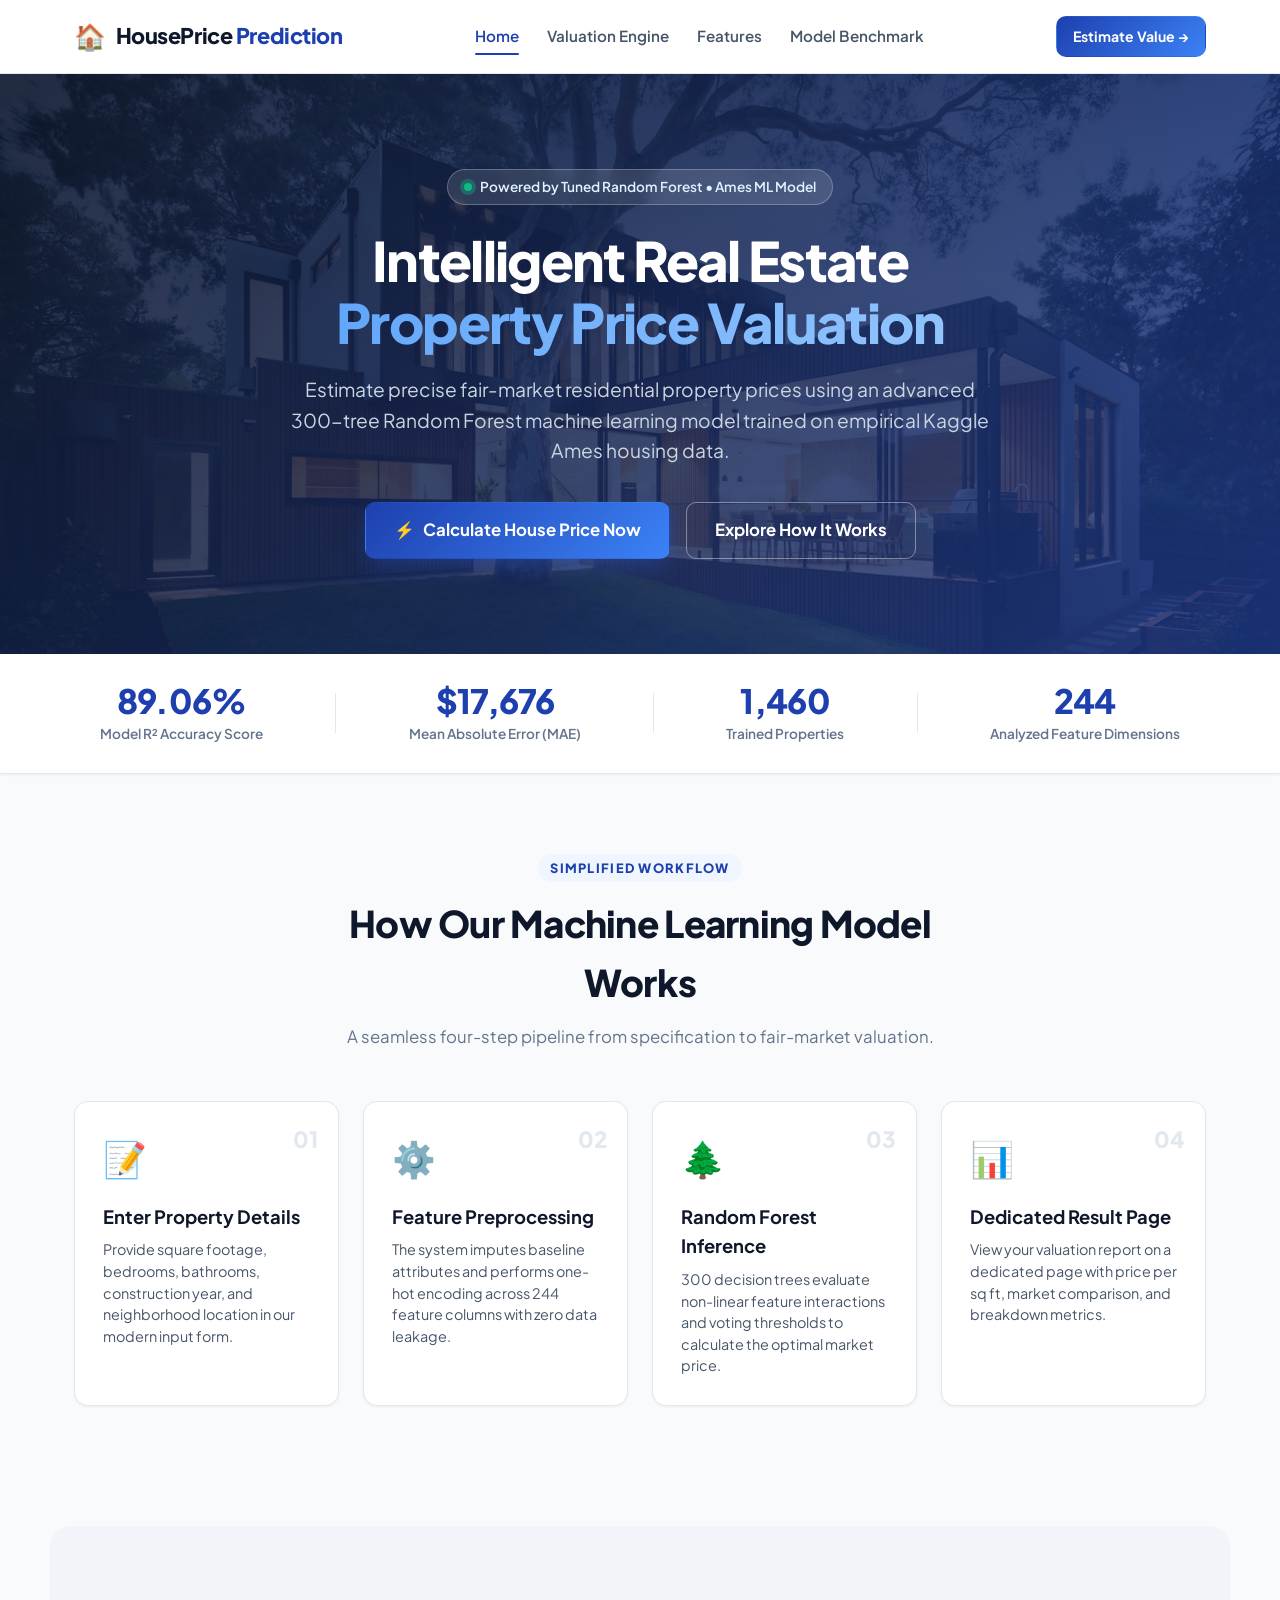
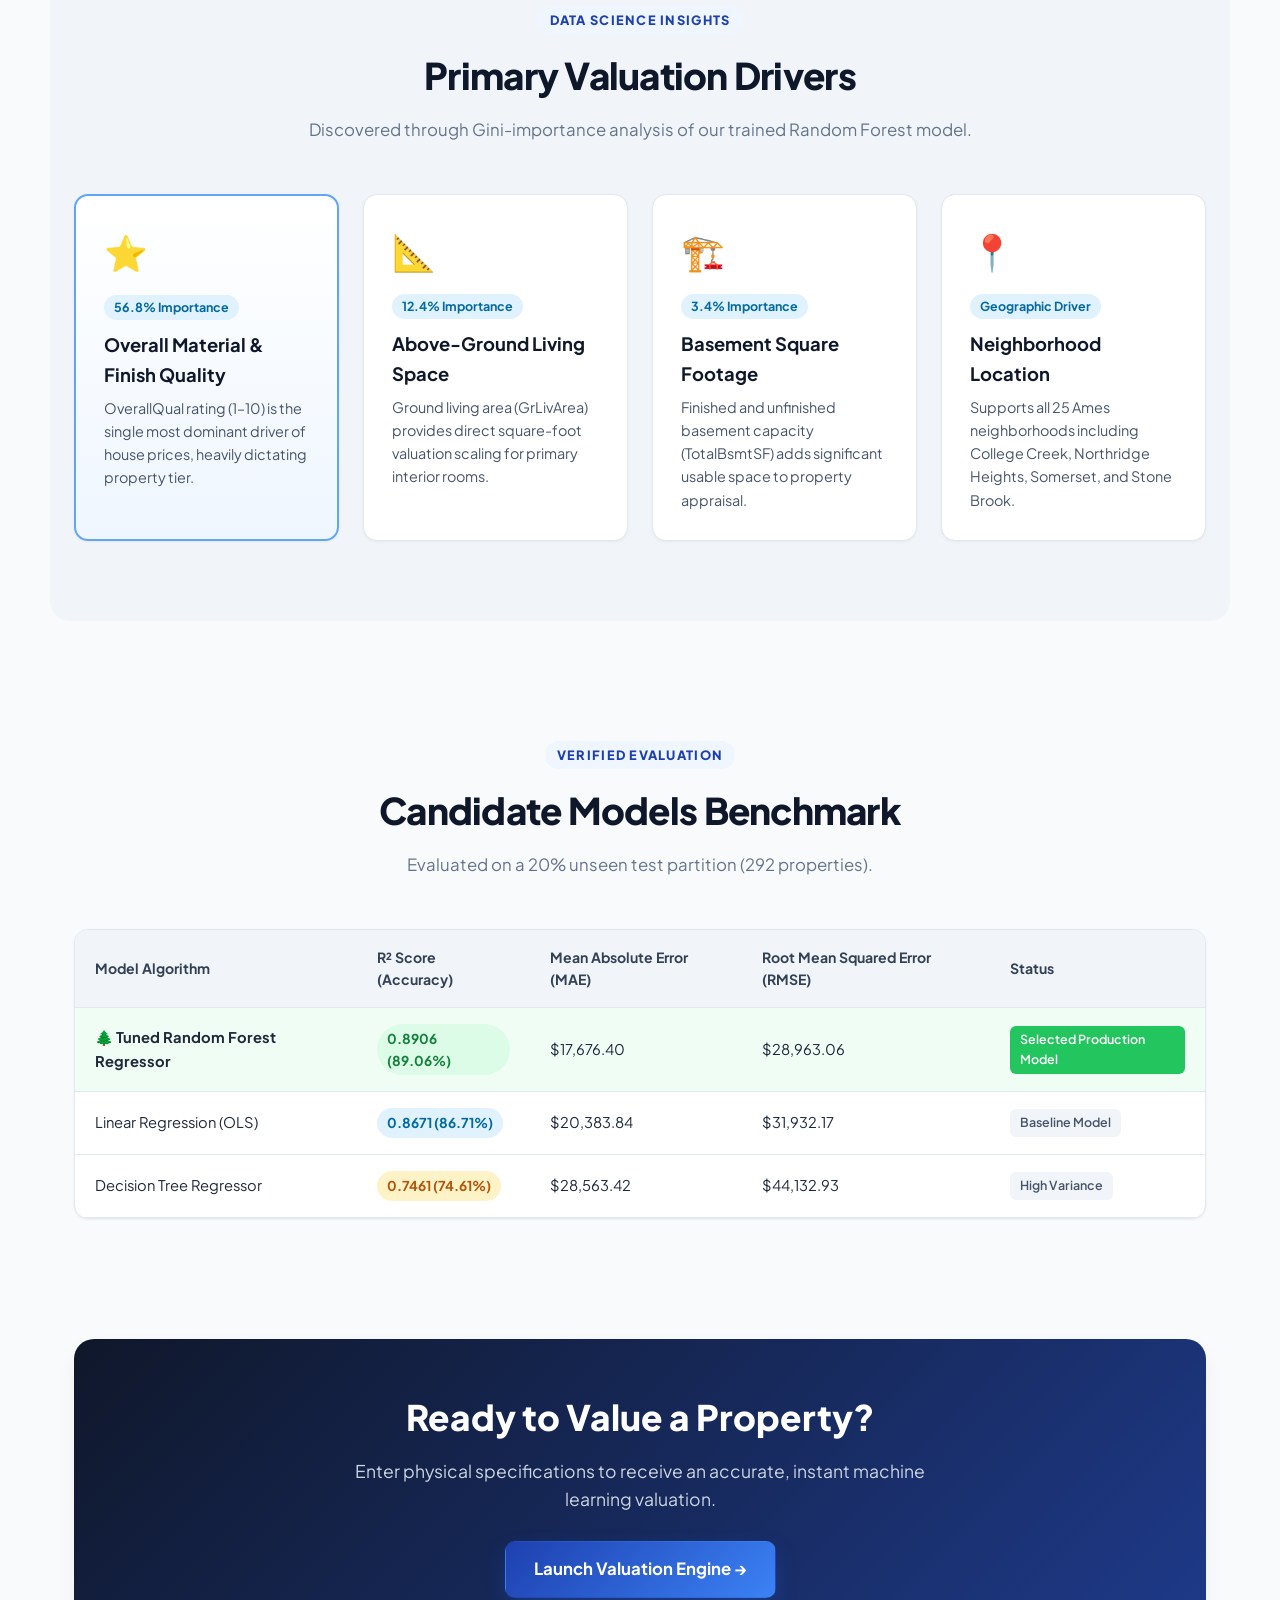
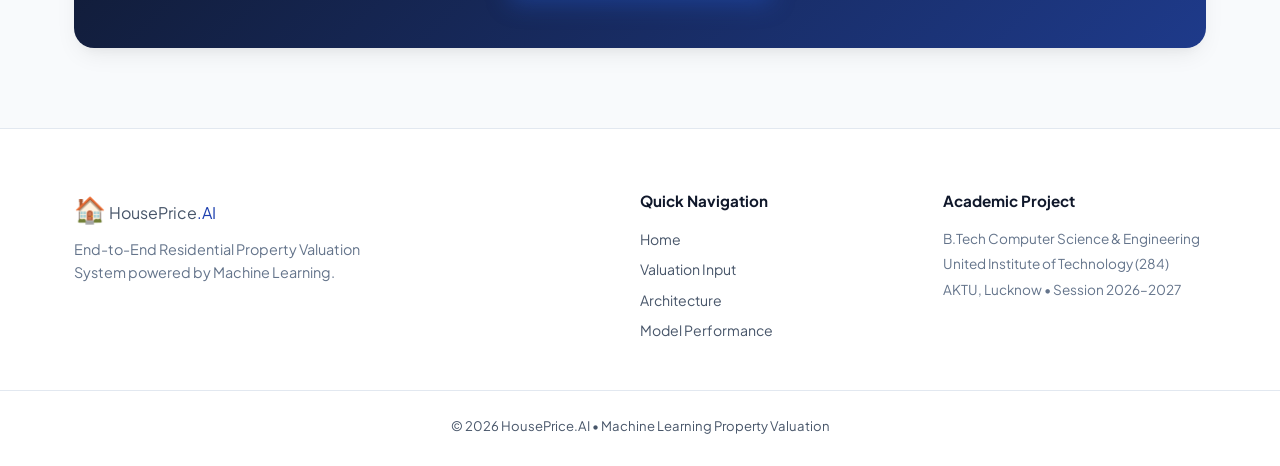
<file: templates/index.html>
<!DOCTYPE html>
<html lang="en">
<head>
  <meta charset="UTF-8">
  <meta name="viewport" content="width=device-width, initial-scale=1.0">
  <title>HousePrice prediction | Real Estate Property Valuation</title>
  <link rel="stylesheet" href="/static/style.css">
  <link rel="preconnect" href="https://fonts.googleapis.com">
  <link rel="preconnect" href="https://fonts.gstatic.com" crossorigin>
  <link href="https://fonts.googleapis.com/css2?family=Plus+Jakarta+Sans:wght@300;400;500;600;700;800&display=swap" rel="stylesheet">
</head>
<body class="home-page">

  <!-- Navigation Bar -->
  <header class="navbar">
    <div class="nav-container">
      <a href="/" class="nav-brand">
        <span class="brand-icon">🏠</span>
        <span class="brand-text">HousePrice <span class="brand-accent">Prediction</span></span>
      </a>
      <nav class="nav-menu">
        <a href="/" class="nav-link active">Home</a>
        <a href="/predict" class="nav-link">Valuation Engine</a>
        <a href="#features" class="nav-link">Features</a>
        <a href="#model" class="nav-link">Model Benchmark</a>
      </nav>
      <div class="nav-action">
        <a href="/predict" class="btn btn-primary btn-sm">Estimate Value →</a>
      </div>
    </div>
  </header>

  <!-- Hero Section with Project Background Image -->
  <section class="hero-section">
    <div class="hero-overlay"></div>
    <div class="hero-content">
      <div class="hero-badge">
        <span class="pulse-dot"></span> Powered by Tuned Random Forest • Ames ML Model
      </div>
      <h1 class="hero-title">
        Intelligent Real Estate <br>
        <span class="gradient-text">Property Price Valuation</span>
      </h1>
      <p class="hero-description">
        Estimate precise fair-market residential property prices using an advanced 300-tree 
        Random Forest machine learning model trained on empirical Kaggle Ames housing data.
      </p>
      <div class="hero-cta-group">
        <a href="/predict" class="btn btn-primary btn-lg shadow-glow">
          <span class="btn-icon">⚡</span> Calculate House Price Now
        </a>
        <a href="#how-it-works" class="btn btn-outline btn-lg">
          Explore How It Works
        </a>
      </div>
    </div>
  </section>

  <!-- Stats Banner -->
  <section class="stats-banner">
    <div class="stats-container">
      <div class="stat-item">
        <div class="stat-number">89.06%</div>
        <div class="stat-label">Model R² Accuracy Score</div>
      </div>
      <div class="stat-divider"></div>
      <div class="stat-item">
        <div class="stat-number">$17,676</div>
        <div class="stat-label">Mean Absolute Error (MAE)</div>
      </div>
      <div class="stat-divider"></div>
      <div class="stat-item">
        <div class="stat-number">1,460</div>
        <div class="stat-label">Trained Properties</div>
      </div>
      <div class="stat-divider"></div>
      <div class="stat-item">
        <div class="stat-number">244</div>
        <div class="stat-label">Analyzed Feature Dimensions</div>
      </div>
    </div>
  </section>

  <!-- How It Works Section -->
  <section id="how-it-works" class="section-container">
    <div class="section-header">
      <span class="section-tag">SIMPLIFIED WORKFLOW</span>
      <h2 class="section-title">How Our Machine Learning Model Works</h2>
      <p class="section-subtitle">A seamless four-step pipeline from specification to fair-market valuation.</p>
    </div>

    <div class="workflow-grid">
      <div class="workflow-card">
        <div class="step-badge">01</div>
        <div class="workflow-icon">📝</div>
        <h3>Enter Property Details</h3>
        <p>Provide square footage, bedrooms, bathrooms, construction year, and neighborhood location in our modern input form.</p>
      </div>

      <div class="workflow-card">
        <div class="step-badge">02</div>
        <div class="workflow-icon">⚙️</div>
        <h3>Feature Preprocessing</h3>
        <p>The system imputes baseline attributes and performs one-hot encoding across 244 feature columns with zero data leakage.</p>
      </div>

      <div class="workflow-card">
        <div class="step-badge">03</div>
        <div class="workflow-icon">🌲</div>
        <h3>Random Forest Inference</h3>
        <p>300 decision trees evaluate non-linear feature interactions and voting thresholds to calculate the optimal market price.</p>
      </div>

      <div class="workflow-card">
        <div class="step-badge">04</div>
        <div class="workflow-icon">📊</div>
        <h3>Dedicated Result Page</h3>
        <p>View your valuation report on a dedicated page with price per sq ft, market comparison, and breakdown metrics.</p>
      </div>
    </div>
  </section>

  <!-- Top Predictive Drivers & Features -->
  <section id="features" class="section-container bg-subtle">
    <div class="section-header">
      <span class="section-tag">DATA SCIENCE INSIGHTS</span>
      <h2 class="section-title">Primary Valuation Drivers</h2>
      <p class="section-subtitle">Discovered through Gini-importance analysis of our trained Random Forest model.</p>
    </div>

    <div class="features-grid">
      <div class="feature-card highlight-card">
        <div class="feature-icon-wrapper">⭐</div>
        <div class="feature-weight">56.8% Importance</div>
        <h3>Overall Material & Finish Quality</h3>
        <p>OverallQual rating (1–10) is the single most dominant driver of house prices, heavily dictating property tier.</p>
      </div>

      <div class="feature-card">
        <div class="feature-icon-wrapper">📐</div>
        <div class="feature-weight">12.4% Importance</div>
        <h3>Above-Ground Living Space</h3>
        <p>Ground living area (GrLivArea) provides direct square-foot valuation scaling for primary interior rooms.</p>
      </div>

      <div class="feature-card">
        <div class="feature-icon-wrapper">🏗️</div>
        <div class="feature-weight">3.4% Importance</div>
        <h3>Basement Square Footage</h3>
        <p>Finished and unfinished basement capacity (TotalBsmtSF) adds significant usable space to property appraisal.</p>
      </div>

      <div class="feature-card">
        <div class="feature-icon-wrapper">📍</div>
        <div class="feature-weight">Geographic Driver</div>
        <h3>Neighborhood Location</h3>
        <p>Supports all 25 Ames neighborhoods including College Creek, Northridge Heights, Somerset, and Stone Brook.</p>
      </div>
    </div>
  </section>

  <!-- Model Performance Benchmark Section -->
  <section id="model" class="section-container">
    <div class="section-header">
      <span class="section-tag">VERIFIED EVALUATION</span>
      <h2 class="section-title">Candidate Models Benchmark</h2>
      <p class="section-subtitle">Evaluated on a 20% unseen test partition (292 properties).</p>
    </div>

    <div class="benchmark-table-wrapper">
      <table class="benchmark-table">
        <thead>
          <tr>
            <th>Model Algorithm</th>
            <th>R² Score (Accuracy)</th>
            <th>Mean Absolute Error (MAE)</th>
            <th>Root Mean Squared Error (RMSE)</th>
            <th>Status</th>
          </tr>
        </thead>
        <tbody>
          <tr class="winner-row">
            <td><strong>🌲 Tuned Random Forest Regressor</strong></td>
            <td><span class="score-badge success">0.8906 (89.06%)</span></td>
            <td>$17,676.40</td>
            <td>$28,963.06</td>
            <td><span class="badge badge-winner">Selected Production Model</span></td>
          </tr>
          <tr>
            <td>Linear Regression (OLS)</td>
            <td><span class="score-badge info">0.8671 (86.71%)</span></td>
            <td>$20,383.84</td>
            <td>$31,932.17</td>
            <td><span class="badge">Baseline Model</span></td>
          </tr>
          <tr>
            <td>Decision Tree Regressor</td>
            <td><span class="score-badge warning">0.7461 (74.61%)</span></td>
            <td>$28,563.42</td>
            <td>$44,132.93</td>
            <td><span class="badge">High Variance</span></td>
          </tr>
        </tbody>
      </table>
    </div>
  </section>

  <!-- Call to Action Banner -->
  <section class="cta-banner">
    <div class="cta-card">
      <h2>Ready to Value a Property?</h2>
      <p>Enter physical specifications to receive an accurate, instant machine learning valuation.</p>
      <a href="/predict" class="btn btn-primary btn-lg shadow-glow">
        Launch Valuation Engine →
      </a>
    </div>
  </section>

  <!-- Footer -->
  <footer class="footer">
    <div class="footer-container">
      <div class="footer-brand">
        <span class="brand-icon">🏠</span>
        <span class="brand-text">HousePrice<span class="brand-accent">.AI</span></span>
        <p>End-to-End Residential Property Valuation System powered by Machine Learning.</p>
      </div>
      <div class="footer-links">
        <h4>Quick Navigation</h4>
        <a href="/">Home</a>
        <a href="/predict">Valuation Input</a>
        <a href="#how-it-works">Architecture</a>
        <a href="#model">Model Performance</a>
      </div>
      <div class="footer-details">
        <h4>Academic Project</h4>
        <p>B.Tech Computer Science & Engineering</p>
        <p>United Institute of Technology (284)</p>
        <p>AKTU, Lucknow • Session 2026–2027</p>
      </div>
    </div>
    <div class="footer-bottom">
      <p>© 2026 HousePrice.AI • Machine Learning Property Valuation</p>
    </div>
  </footer>

</body>
</html>
</file>
<file: static/style.css>
/* ==========================================================================
   HousePrice.AI — Modern Real Estate Valuation UI Design System
   ========================================================================== */

:root {
  --primary: #1e40af;
  --primary-hover: #1d4ed8;
  --primary-light: #eff6ff;
  --primary-gradient: linear-gradient(135deg, #1e40af 0%, #3b82f6 100%);
  --accent-gold: #f59e0b;
  --accent-cyan: #06b6d4;
  --success: #10b981;
  --success-bg: #ecfdf5;
  --warning: #f59e0b;
  --error: #ef4444;
  --error-bg: #fef2f2;
  --slate-900: #0f172a;
  --slate-800: #1e293b;
  --slate-700: #334155;
  --slate-600: #475569;
  --slate-500: #64748b;
  --slate-200: #e2e8f0;
  --slate-100: #f1f5f9;
  --slate-50: #f8fafc;
  --bg-page: #f8fafc;
  --bg-card: #ffffff;
  --radius-xl: 20px;
  --radius-lg: 14px;
  --radius-md: 10px;
  --radius-sm: 6px;
  --shadow-sm: 0 1px 3px rgba(0, 0, 0, 0.05);
  --shadow-md: 0 4px 6px -1px rgba(0, 0, 0, 0.07), 0 2px 4px -2px rgba(0, 0, 0, 0.05);
  --shadow-lg: 0 10px 25px -5px rgba(0, 0, 0, 0.08), 0 8px 10px -6px rgba(0, 0, 0, 0.04);
  --shadow-glow: 0 10px 25px -5px rgba(37, 99, 235, 0.35);
  --transition: all 0.25s cubic-bezier(0.16, 1, 0.3, 1);
}

/* Base Reset & Typography */
* {
  box-sizing: border-box;
  margin: 0;
  padding: 0;
}

body {
  font-family: 'Plus Jakarta Sans', -apple-system, BlinkMacSystemFont, "Segoe UI", Roboto, sans-serif;
  background-color: var(--bg-page);
  color: var(--slate-800);
  line-height: 1.6;
  -webkit-font-smoothing: antialiased;
}

.container {
  max-width: 1180px;
  margin: 0 auto;
  padding: 0 24px;
}

/* ==========================================================================
   Navigation Bar
   ========================================================================== */
.navbar {
  background: rgba(255, 255, 255, 0.95);
  backdrop-filter: blur(12px);
  border-bottom: 1px solid var(--slate-200);
  position: sticky;
  top: 0;
  z-index: 1000;
  padding: 16px 0;
  transition: var(--transition);
}

.nav-container {
  max-width: 1180px;
  margin: 0 auto;
  padding: 0 24px;
  display: flex;
  align-items: center;
  justify-content: space-between;
}

.nav-brand {
  display: flex;
  align-items: center;
  gap: 10px;
  text-decoration: none;
  color: var(--slate-900);
  font-weight: 800;
  font-size: 1.35rem;
  letter-spacing: -0.02em;
}

.brand-icon {
  font-size: 1.6rem;
}

.brand-accent {
  color: var(--primary);
}

.nav-menu {
  display: flex;
  align-items: center;
  gap: 28px;
}

.nav-link {
  text-decoration: none;
  color: var(--slate-600);
  font-size: 0.95rem;
  font-weight: 600;
  transition: var(--transition);
  position: relative;
}

.nav-link:hover,
.nav-link.active {
  color: var(--primary);
}

.nav-link.active::after {
  content: '';
  position: absolute;
  bottom: -6px;
  left: 0;
  right: 0;
  height: 2px;
  background: var(--primary);
  border-radius: 2px;
}

/* ==========================================================================
   Buttons & Interactive Elements
   ========================================================================== */
.btn {
  display: inline-flex;
  align-items: center;
  justify-content: center;
  gap: 8px;
  font-family: inherit;
  font-weight: 700;
  border-radius: var(--radius-md);
  text-decoration: none;
  cursor: pointer;
  border: 1px solid transparent;
  transition: var(--transition);
  white-space: nowrap;
}

.btn-sm {
  padding: 8px 16px;
  font-size: 0.88rem;
}

.btn-md {
  padding: 11px 22px;
  font-size: 0.95rem;
}

.btn-lg {
  padding: 14px 28px;
  font-size: 1.05rem;
}

.btn-xl {
  padding: 16px 36px;
  font-size: 1.15rem;
}

.btn-primary {
  background: var(--primary-gradient);
  color: #ffffff;
}

.btn-primary:hover {
  background: linear-gradient(135deg, #1d4ed8 0%, #2563eb 100%);
  transform: translateY(-2px);
  box-shadow: var(--shadow-glow);
}

.btn-outline {
  background: transparent;
  color: #ffffff;
  border-color: rgba(255, 255, 255, 0.4);
}

.btn-outline:hover {
  background: rgba(255, 255, 255, 0.15);
  border-color: #ffffff;
  transform: translateY(-2px);
}

.btn-secondary {
  background: #ffffff;
  color: var(--slate-700);
  border-color: var(--slate-200);
  box-shadow: var(--shadow-sm);
}

.btn-secondary:hover {
  background: var(--slate-100);
  transform: translateY(-2px);
}

.shadow-glow {
  box-shadow: var(--shadow-glow);
}

/* ==========================================================================
   Hero Section (Homepage)
   ========================================================================== */
.hero-section {
  position: relative;
  min-height: 580px;
  display: flex;
  align-items: center;
  justify-content: center;
  text-align: center;
  padding: 80px 24px;
  background-image: url('/static/images/hero-bg.jpg');
  background-size: cover;
  background-position: center center;
  background-repeat: no-repeat;
  color: #ffffff;
}

.hero-overlay {
  position: absolute;
  top: 0;
  left: 0;
  right: 0;
  bottom: 0;
  background: linear-gradient(135deg, rgba(15, 23, 42, 0.88) 0%, rgba(30, 58, 138, 0.82) 100%);
  z-index: 1;
}

.hero-content {
  position: relative;
  z-index: 2;
  max-width: 820px;
  margin: 0 auto;
}

.hero-badge {
  display: inline-flex;
  align-items: center;
  gap: 8px;
  background: rgba(255, 255, 255, 0.12);
  border: 1px solid rgba(255, 255, 255, 0.25);
  backdrop-filter: blur(8px);
  padding: 6px 16px;
  border-radius: 9999px;
  font-size: 0.85rem;
  font-weight: 600;
  color: #e0f2fe;
  margin-bottom: 24px;
}

.pulse-dot {
  width: 8px;
  height: 8px;
  border-radius: 50%;
  background: var(--success);
  box-shadow: 0 0 0 4px rgba(16, 185, 129, 0.35);
}

.hero-title {
  font-size: 3.4rem;
  font-weight: 800;
  line-height: 1.15;
  letter-spacing: -0.03em;
  margin-bottom: 20px;
}

.gradient-text {
  background: linear-gradient(135deg, #60a5fa 0%, #93c5fd 100%);
  -webkit-background-clip: text;
  -webkit-text-fill-color: transparent;
}

.hero-description {
  font-size: 1.2rem;
  color: #cbd5e1;
  font-weight: 400;
  line-height: 1.6;
  margin-bottom: 36px;
  max-width: 700px;
  margin-left: auto;
  margin-right: auto;
}

.hero-cta-group {
  display: flex;
  gap: 16px;
  justify-content: center;
  flex-wrap: wrap;
}

/* ==========================================================================
   Stats Banner
   ========================================================================== */
.stats-banner {
  background: #ffffff;
  border-bottom: 1px solid var(--slate-200);
  box-shadow: var(--shadow-sm);
  padding: 28px 0;
}

.stats-container {
  max-width: 1180px;
  margin: 0 auto;
  padding: 0 24px;
  display: flex;
  align-items: center;
  justify-content: space-around;
  flex-wrap: wrap;
  gap: 20px;
}

.stat-item {
  text-align: center;
}

.stat-number {
  font-size: 2.1rem;
  font-weight: 800;
  color: var(--primary);
  line-height: 1.1;
  letter-spacing: -0.02em;
}

.stat-label {
  font-size: 0.85rem;
  font-weight: 600;
  color: var(--slate-500);
  margin-top: 4px;
}

.stat-divider {
  width: 1px;
  height: 40px;
  background: var(--slate-200);
}

/* ==========================================================================
   Sections (General)
   ========================================================================== */
.section-container {
  padding: 80px 24px;
  max-width: 1180px;
  margin: 0 auto;
}

.bg-subtle {
  background: var(--slate-100);
  border-radius: var(--radius-xl);
  margin: 40px auto;
}

.section-header {
  text-align: center;
  max-width: 680px;
  margin: 0 auto 50px;
}

.section-tag {
  display: inline-block;
  font-size: 0.8rem;
  font-weight: 800;
  letter-spacing: 0.1em;
  text-transform: uppercase;
  color: var(--primary);
  background: var(--primary-light);
  padding: 4px 12px;
  border-radius: 9999px;
  margin-bottom: 12px;
}

.section-title {
  font-size: 2.3rem;
  font-weight: 800;
  letter-spacing: -0.02em;
  color: var(--slate-900);
  margin-bottom: 12px;
}

.section-subtitle {
  font-size: 1.05rem;
  color: var(--slate-500);
}

/* ==========================================================================
   Workflow Grid
   ========================================================================== */
.workflow-grid {
  display: grid;
  grid-template-columns: repeat(auto-fit, minmax(240px, 1fr));
  gap: 24px;
}

.workflow-card {
  background: #ffffff;
  border: 1px solid var(--slate-200);
  border-radius: var(--radius-lg);
  padding: 28px;
  position: relative;
  transition: var(--transition);
  box-shadow: var(--shadow-sm);
}

.workflow-card:hover {
  transform: translateY(-4px);
  box-shadow: var(--shadow-md);
  border-color: #93c5fd;
}

.step-badge {
  position: absolute;
  top: 20px;
  right: 20px;
  font-size: 1.4rem;
  font-weight: 800;
  color: #e2e8f0;
}

.workflow-icon {
  font-size: 2.2rem;
  margin-bottom: 16px;
}

.workflow-card h3 {
  font-size: 1.15rem;
  font-weight: 700;
  color: var(--slate-900);
  margin-bottom: 8px;
}

.workflow-card p {
  font-size: 0.9rem;
  color: var(--slate-600);
  line-height: 1.5;
}

/* ==========================================================================
   Features Grid
   ========================================================================== */
.features-grid {
  display: grid;
  grid-template-columns: repeat(auto-fit, minmax(260px, 1fr));
  gap: 24px;
}

.feature-card {
  background: #ffffff;
  border: 1px solid var(--slate-200);
  border-radius: var(--radius-lg);
  padding: 28px;
  transition: var(--transition);
  box-shadow: var(--shadow-sm);
}

.feature-card:hover {
  transform: translateY(-4px);
  box-shadow: var(--shadow-md);
}

.highlight-card {
  border: 2px solid #60a5fa;
  background: linear-gradient(180deg, #ffffff 0%, #eff6ff 100%);
}

.feature-icon-wrapper {
  font-size: 2.2rem;
  margin-bottom: 12px;
}

.feature-weight {
  display: inline-block;
  background: #e0f2fe;
  color: #0369a1;
  font-size: 0.78rem;
  font-weight: 700;
  padding: 3px 10px;
  border-radius: 9999px;
  margin-bottom: 10px;
}

.feature-card h3 {
  font-size: 1.15rem;
  font-weight: 700;
  color: var(--slate-900);
  margin-bottom: 8px;
}

.feature-card p {
  font-size: 0.9rem;
  color: var(--slate-600);
}

/* ==========================================================================
   Benchmark Table
   ========================================================================== */
.benchmark-table-wrapper {
  background: #ffffff;
  border: 1px solid var(--slate-200);
  border-radius: var(--radius-lg);
  box-shadow: var(--shadow-sm);
  overflow-x: auto;
}

.benchmark-table {
  width: 100%;
  border-collapse: collapse;
  text-align: left;
}

.benchmark-table th {
  background: var(--slate-100);
  padding: 16px 20px;
  font-size: 0.88rem;
  font-weight: 700;
  color: var(--slate-700);
  border-bottom: 1px solid var(--slate-200);
}

.benchmark-table td {
  padding: 16px 20px;
  font-size: 0.92rem;
  color: var(--slate-800);
  border-bottom: 1px solid var(--slate-200);
}

.winner-row {
  background: #f0fdf4;
}

.score-badge {
  display: inline-block;
  padding: 4px 10px;
  border-radius: 9999px;
  font-weight: 700;
  font-size: 0.85rem;
}

.score-badge.success {
  background: #dcfce7;
  color: #15803d;
}

.score-badge.info {
  background: #e0f2fe;
  color: #0369a1;
}

.score-badge.warning {
  background: #fef3c7;
  color: #b45309;
}

.badge {
  display: inline-block;
  padding: 4px 10px;
  border-radius: 6px;
  font-size: 0.78rem;
  font-weight: 600;
  background: var(--slate-100);
  color: var(--slate-600);
}

.badge-winner {
  background: #22c55e;
  color: #ffffff;
}

/* ==========================================================================
   CTA Banner
   ========================================================================== */
.cta-banner {
  padding: 40px 24px 80px;
  max-width: 1180px;
  margin: 0 auto;
}

.cta-card {
  background: linear-gradient(135deg, #0f172a 0%, #1e3a8a 100%);
  color: #ffffff;
  border-radius: var(--radius-xl);
  padding: 50px 30px;
  text-align: center;
  box-shadow: var(--shadow-lg);
}

.cta-card h2 {
  font-size: 2.2rem;
  font-weight: 800;
  margin-bottom: 12px;
}

.cta-card p {
  font-size: 1.1rem;
  color: #cbd5e1;
  margin-bottom: 28px;
  max-width: 600px;
  margin-left: auto;
  margin-right: auto;
}

/* ==========================================================================
   Input Page Layout & Cards
   ========================================================================== */
.page-header {
  background: #ffffff;
  border-bottom: 1px solid var(--slate-200);
  padding: 40px 0;
  margin-bottom: 36px;
}

.page-title {
  font-size: 2.2rem;
  font-weight: 800;
  letter-spacing: -0.02em;
  color: var(--slate-900);
  margin-bottom: 8px;
}

.page-subtitle {
  font-size: 1.05rem;
  color: var(--slate-500);
  max-width: 760px;
}

.presets-toolbar {
  display: flex;
  align-items: center;
  gap: 10px;
  margin-top: 24px;
  flex-wrap: wrap;
}

.presets-label {
  font-size: 0.88rem;
  font-weight: 700;
  color: var(--slate-600);
}

.preset-chip {
  background: var(--slate-100);
  border: 1px solid var(--slate-200);
  border-radius: 9999px;
  padding: 6px 14px;
  font-size: 0.85rem;
  font-weight: 600;
  color: var(--slate-700);
  cursor: pointer;
  transition: var(--transition);
}

.preset-chip:hover {
  background: var(--primary-light);
  border-color: #93c5fd;
  color: var(--primary);
  transform: translateY(-1px);
}

.form-main {
  margin-bottom: 80px;
}

.form-grid {
  display: grid;
  grid-template-columns: repeat(2, 1fr);
  gap: 24px;
  margin-bottom: 32px;
}

.glass-card {
  background: #ffffff;
  border: 1px solid var(--slate-200);
  border-radius: var(--radius-lg);
  padding: 26px;
  box-shadow: var(--shadow-sm);
  transition: var(--transition);
}

.glass-card:hover {
  box-shadow: var(--shadow-md);
}

.full-width-card {
  grid-column: span 2;
}

.card-header {
  display: flex;
  align-items: center;
  gap: 12px;
  margin-bottom: 20px;
  padding-bottom: 14px;
  border-bottom: 1px solid var(--slate-100);
}

.header-icon {
  font-size: 1.5rem;
}

.card-header h3 {
  font-size: 1.1rem;
  font-weight: 700;
  color: var(--slate-900);
}

.card-header p {
  font-size: 0.82rem;
  color: var(--slate-500);
}

.card-body {
  display: flex;
  flex-direction: column;
  gap: 18px;
}

.input-group {
  display: flex;
  flex-direction: column;
  gap: 6px;
}

.input-group label {
  font-size: 0.88rem;
  font-weight: 600;
  color: var(--slate-700);
}

.input-group input,
.input-group select {
  width: 100%;
  padding: 10px 14px;
  font-size: 0.95rem;
  font-family: inherit;
  border: 1.5px solid var(--slate-200);
  border-radius: var(--radius-md);
  background: #ffffff;
  color: var(--slate-900);
  transition: var(--transition);
}

.input-group input:focus,
.input-group select:focus {
  outline: none;
  border-color: var(--primary);
  box-shadow: 0 0 0 3px rgba(37, 99, 235, 0.15);
}

.input-with-unit {
  position: relative;
}

.unit-tag {
  position: absolute;
  right: 14px;
  top: 50%;
  transform: translateY(-50%);
  font-size: 0.82rem;
  font-weight: 600;
  color: var(--slate-400);
  pointer-events: none;
}

.input-row {
  display: grid;
  grid-template-columns: 1fr 1fr;
  gap: 16px;
}

.input-row.four-col {
  grid-template-columns: repeat(4, 1fr);
}

.field-hint {
  font-size: 0.75rem;
  color: var(--slate-400);
}

/* Sliders */
.slider-header {
  display: flex;
  justify-content: space-between;
  align-items: center;
}

.slider-val-badge {
  font-size: 0.85rem;
  font-weight: 700;
  background: var(--primary-light);
  color: var(--primary);
  padding: 2px 10px;
  border-radius: 9999px;
}

input[type="range"] {
  width: 100%;
  height: 6px;
  accent-color: var(--primary);
  cursor: pointer;
  margin: 6px 0;
}

.slider-ticks {
  display: flex;
  justify-content: space-between;
  font-size: 0.72rem;
  color: var(--slate-400);
}

/* Submit Bar */
.form-submit-bar {
  text-align: center;
  margin-top: 10px;
}

.submit-disclaimer {
  font-size: 0.82rem;
  color: var(--slate-500);
  margin-top: 12px;
}

/* Processing Screen / Overlay */
.processing-overlay {
  position: fixed;
  top: 0;
  left: 0;
  right: 0;
  bottom: 0;
  background: rgba(15, 23, 42, 0.8);
  backdrop-filter: blur(8px);
  z-index: 9999;
  display: flex;
  align-items: center;
  justify-content: center;
  padding: 24px;
  animation: fadeIn 0.25s ease;
}

.processing-card {
  background: #ffffff;
  border-radius: var(--radius-xl);
  padding: 40px 32px;
  text-align: center;
  max-width: 480px;
  width: 100%;
  box-shadow: var(--shadow-lg);
}

.spinner-pulse {
  width: 54px;
  height: 54px;
  border: 4px solid var(--primary-light);
  border-top-color: var(--primary);
  border-radius: 50%;
  animation: spin 0.8s linear infinite;
  margin: 0 auto 20px;
}

.processing-card h3 {
  font-size: 1.3rem;
  font-weight: 800;
  color: var(--slate-900);
  margin-bottom: 8px;
}

.processing-card p {
  font-size: 0.9rem;
  color: var(--slate-500);
  margin-bottom: 24px;
}

.progress-bar-indeterminate {
  width: 100%;
  height: 6px;
  background: var(--slate-100);
  border-radius: 9999px;
  overflow: hidden;
  position: relative;
}

.progress-bar-indeterminate::after {
  content: '';
  position: absolute;
  top: 0;
  left: -50%;
  height: 100%;
  width: 50%;
  background: var(--primary-gradient);
  border-radius: 9999px;
  animation: indeterminate 1.4s ease-in-out infinite;
}

@keyframes indeterminate {
  0% { left: -50%; width: 30%; }
  50% { left: 30%; width: 50%; }
  100% { left: 100%; width: 30%; }
}

@keyframes spin {
  to { transform: rotate(360deg); }
}

/* ==========================================================================
   Result Page Layout & Showcase Card
   ========================================================================== */
.result-hero {
  position: relative;
  min-height: 280px;
  display: flex;
  align-items: center;
  justify-content: center;
  text-align: center;
  padding: 50px 24px;
  background-image: url('/static/images/result-bg.jpg');
  background-size: cover;
  background-position: center center;
  color: #ffffff;
}

.result-hero-overlay {
  position: absolute;
  top: 0;
  left: 0;
  right: 0;
  bottom: 0;
  background: linear-gradient(135deg, rgba(15, 23, 42, 0.9) 0%, rgba(30, 58, 138, 0.85) 100%);
  z-index: 1;
}

.result-hero-content {
  position: relative;
  z-index: 2;
  max-width: 760px;
}

.result-success-badge {
  display: inline-flex;
  align-items: center;
  gap: 8px;
  background: rgba(16, 185, 129, 0.2);
  border: 1px solid rgba(16, 185, 129, 0.4);
  padding: 6px 16px;
  border-radius: 9999px;
  font-size: 0.85rem;
  font-weight: 700;
  color: #a7f3d0;
  margin-bottom: 14px;
}

.result-hero-title {
  font-size: 2.6rem;
  font-weight: 800;
  letter-spacing: -0.02em;
  margin-bottom: 8px;
}

.result-hero-subtitle {
  font-size: 1.05rem;
  color: #cbd5e1;
}

.result-dashboard {
  margin-top: -50px;
  position: relative;
  z-index: 10;
  margin-bottom: 80px;
}

/* Valuation Showcase Card */
.valuation-showcase-card {
  background: #ffffff;
  border-radius: var(--radius-xl);
  border: 1.5px solid #bfdbfe;
  padding: 36px 32px;
  margin-bottom: 32px;
  box-shadow: var(--shadow-lg);
  animation: slideUp 0.35s ease;
}

.showcase-header {
  display: flex;
  justify-content: space-between;
  align-items: center;
  margin-bottom: 16px;
}

.showcase-label {
  font-size: 0.82rem;
  font-weight: 800;
  letter-spacing: 0.08em;
  color: var(--primary);
  text-transform: uppercase;
}

.tag-model {
  background: var(--slate-100);
  color: var(--slate-600);
  font-size: 0.8rem;
  font-weight: 700;
  padding: 4px 12px;
  border-radius: 9999px;
}

.showcase-price-row {
  display: flex;
  justify-content: space-between;
  align-items: flex-end;
  border-bottom: 1px solid var(--slate-100);
  padding-bottom: 24px;
  margin-bottom: 24px;
  flex-wrap: wrap;
  gap: 16px;
}

.showcase-price {
  font-size: 3.6rem;
  font-weight: 800;
  color: var(--primary);
  line-height: 1;
  letter-spacing: -0.03em;
}

.showcase-range {
  text-align: right;
}

.range-title {
  display: block;
  font-size: 0.78rem;
  font-weight: 700;
  color: var(--slate-400);
  text-transform: uppercase;
  margin-bottom: 4px;
}

.range-values {
  font-size: 1.15rem;
  font-weight: 700;
  color: var(--slate-700);
}

.showcase-metrics-bar {
  display: grid;
  grid-template-columns: repeat(auto-fit, minmax(200px, 1fr));
  gap: 16px;
}

.metric-pill {
  background: var(--slate-50);
  border: 1px solid var(--slate-200);
  border-radius: var(--radius-md);
  padding: 12px 18px;
}

.pill-label {
  display: block;
  font-size: 0.78rem;
  font-weight: 600;
  color: var(--slate-500);
  margin-bottom: 2px;
}

.pill-value {
  font-size: 1.05rem;
  font-weight: 800;
  color: var(--slate-900);
}

.text-success { color: var(--success); }
.text-warning { color: var(--warning); }

/* Details Grid */
.result-grid {
  display: grid;
  grid-template-columns: repeat(2, 1fr);
  gap: 24px;
  margin-bottom: 36px;
}

.specs-table-grid {
  display: grid;
  grid-template-columns: 1fr 1fr;
  gap: 12px;
}

.spec-cell {
  background: var(--slate-50);
  border-radius: var(--radius-sm);
  padding: 10px 14px;
  border: 1px solid var(--slate-200);
}

.spec-k {
  display: block;
  font-size: 0.75rem;
  font-weight: 600;
  color: var(--slate-400);
  text-transform: uppercase;
  margin-bottom: 2px;
}

.spec-v {
  font-size: 0.95rem;
  font-weight: 700;
  color: var(--slate-800);
}

.confidence-list {
  display: flex;
  flex-direction: column;
  gap: 16px;
}

.conf-label-row {
  display: flex;
  justify-content: space-between;
  font-size: 0.88rem;
  margin-bottom: 6px;
  color: var(--slate-700);
}

.progress-bar-wrap {
  width: 100%;
  height: 8px;
  background: var(--slate-100);
  border-radius: 9999px;
  overflow: hidden;
}

.progress-bar-fill {
  height: 100%;
  background: var(--success);
  border-radius: 9999px;
  transition: width 1s ease;
}

.progress-bar-fill.fill-blue {
  background: var(--primary);
}

.benchmark-pills {
  display: grid;
  grid-template-columns: repeat(3, 1fr);
  gap: 10px;
  margin-top: 8px;
}

.pill-stat {
  background: var(--slate-50);
  border: 1px solid var(--slate-200);
  border-radius: var(--radius-sm);
  padding: 8px 10px;
  text-align: center;
}

.pill-stat .lbl {
  display: block;
  font-size: 0.72rem;
  color: var(--slate-500);
  margin-bottom: 2px;
}

.pill-stat .val {
  font-size: 0.9rem;
  font-weight: 800;
  color: var(--slate-900);
}

.model-note {
  font-size: 0.8rem;
  color: var(--slate-500);
  line-height: 1.4;
  margin-top: 6px;
}

/* Result Actions Bar */
.result-actions-bar {
  display: flex;
  justify-content: center;
  align-items: center;
  gap: 16px;
  flex-wrap: wrap;
  padding: 10px 0;
}

/* ==========================================================================
   Alerts & Utilities
   ========================================================================== */
.alert {
  display: flex;
  align-items: center;
  gap: 12px;
  padding: 14px 20px;
  border-radius: var(--radius-md);
  margin-bottom: 24px;
  font-size: 0.92rem;
  font-weight: 600;
  animation: fadeIn 0.25s ease;
}

.alert-error {
  background: var(--error-bg);
  border: 1px solid #fca5a5;
  color: #991b1b;
}

.alert-info {
  background: var(--primary-light);
  border: 1px solid #bfdbfe;
  color: #1e3a8a;
}

.hidden {
  display: none !important;
}

@keyframes fadeIn {
  from { opacity: 0; transform: translateY(-4px); }
  to { opacity: 1; transform: translateY(0); }
}

@keyframes slideUp {
  from { opacity: 0; transform: translateY(16px); }
  to { opacity: 1; transform: translateY(0); }
}

/* ==========================================================================
   Footer
   ========================================================================== */
.footer {
  background: #ffffff;
  border-top: 1px solid var(--slate-200);
  padding: 60px 0 30px;
  color: var(--slate-600);
}

.footer-container {
  max-width: 1180px;
  margin: 0 auto;
  padding: 0 24px;
  display: grid;
  grid-template-columns: 2fr 1fr 1fr;
  gap: 40px;
  margin-bottom: 40px;
}

.footer-brand p {
  font-size: 0.9rem;
  color: var(--slate-500);
  margin-top: 8px;
  max-width: 320px;
}

.footer-links h4,
.footer-details h4 {
  font-size: 0.95rem;
  font-weight: 700;
  color: var(--slate-900);
  margin-bottom: 14px;
}

.footer-links a {
  display: block;
  font-size: 0.88rem;
  color: var(--slate-600);
  text-decoration: none;
  margin-bottom: 8px;
  transition: var(--transition);
}

.footer-links a:hover {
  color: var(--primary);
}

.footer-details p {
  font-size: 0.85rem;
  color: var(--slate-500);
  margin-bottom: 4px;
}

.footer-bottom {
  border-top: 1px solid var(--slate-200);
  padding-top: 24px;
  text-align: center;
  font-size: 0.82rem;
  color: var(--slate-400);
}

/* ==========================================================================
   Responsive Breakpoints
   ========================================================================== */
@media (max-width: 900px) {
  .hero-title { font-size: 2.6rem; }
  .form-grid { grid-template-columns: 1fr; }
  .full-width-card { grid-column: span 1; }
  .input-row.four-col { grid-template-columns: 1fr 1fr; }
  .result-grid { grid-template-columns: 1fr; }
  .footer-container { grid-template-columns: 1fr; }
}

@media (max-width: 600px) {
  .hero-title { font-size: 2.1rem; }
  .showcase-price { font-size: 2.8rem; }
  .nav-menu { display: none; }
  .input-row { grid-template-columns: 1fr; }
  .input-row.four-col { grid-template-columns: 1fr; }
  .showcase-price-row { flex-direction: column; align-items: flex-start; }
  .showcase-range { text-align: left; }
  .specs-table-grid { grid-template-columns: 1fr; }
}

@media print {
  .navbar, .footer, .result-actions-bar { display: none !important; }
  body { background: #ffffff; color: #000000; }
  .valuation-showcase-card { box-shadow: none; border: 1px solid #ccc; }
}
</file>
